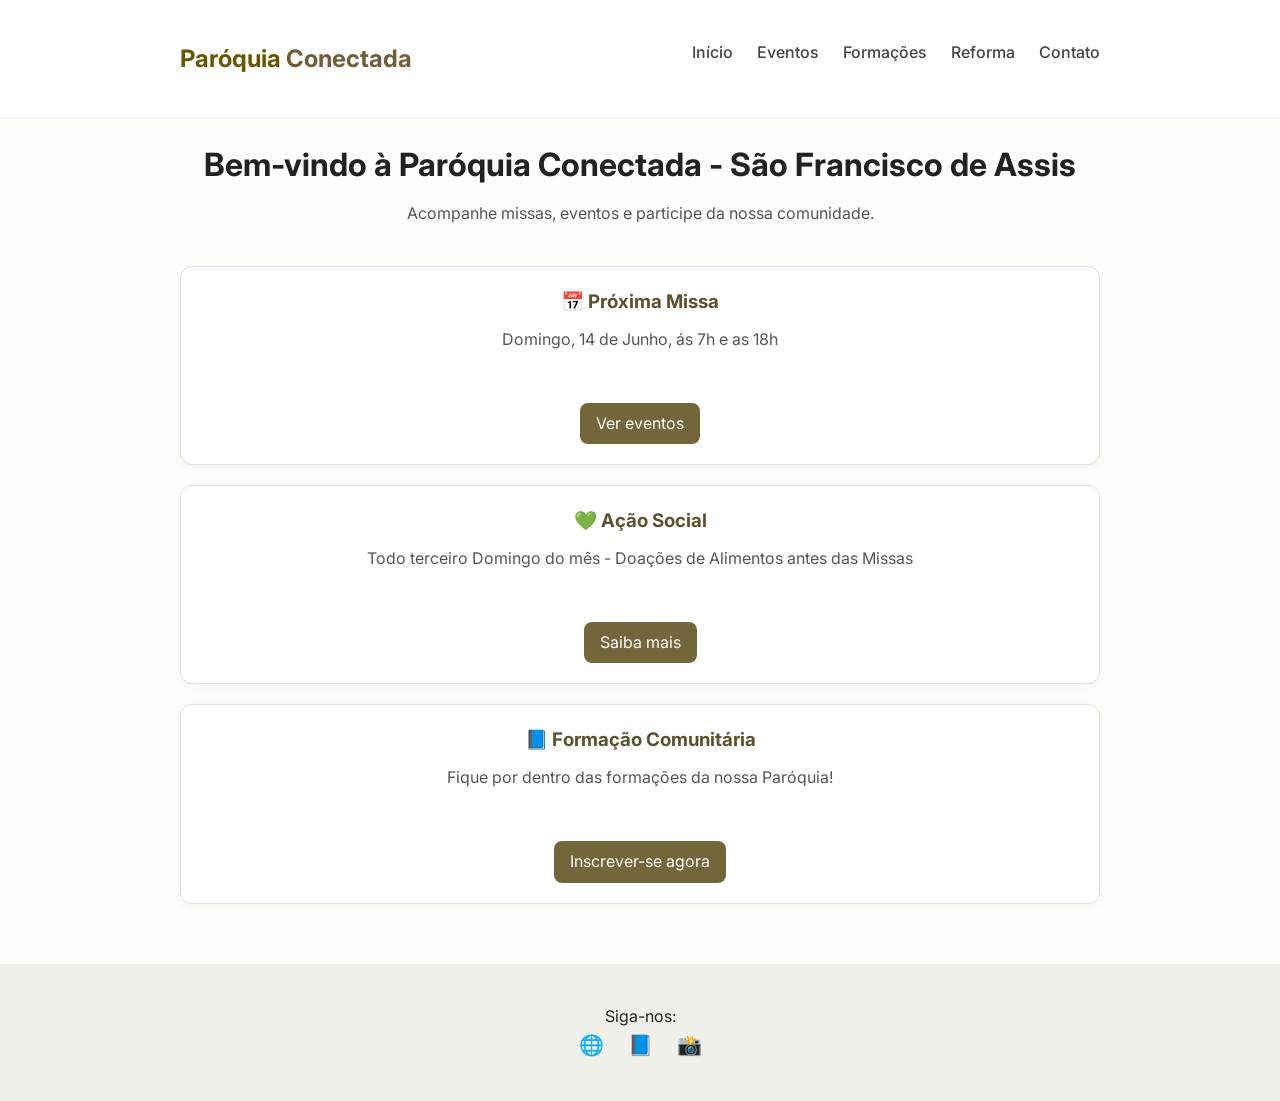
<file: index.html>
<!DOCTYPE html>
<html lang="pt-BR">
<head>
  <meta charset="UTF-8" />
  <meta name="viewport" content="width=device-width, initial-scale=1.0" />
  <title> Paróquia Conectada - Paróquia São Francisco de Assis </title>
  <link rel="stylesheet" href="style.css" />
  <link rel="preconnect" href="https://fonts.googleapis.com">
  <link rel="preconnect" href="https://fonts.gstatic.com" crossorigin>
  <link href="https://fonts.googleapis.com/css2?family=Inter:wght@400;700&display=swap" rel="stylesheet">
</head>
<body>
  <header>
    <div class="container">
      <h1>Paróquia <span>Conectada</span></h1>
      <nav>
        <a href="index.html">Início</a>
        <a href="eventos.html">Eventos</a>
        <a href="#">Formações</a>
        <a href="reforma.html">Reforma</a>
        <a href="#">Contato</a>
      </nav>
    </div>
  </header>

  <main class="container">
    <h2> Bem-vindo à Paróquia Conectada - São Francisco de Assis </h2>
    <p>Acompanhe missas, eventos e participe da nossa comunidade.</p>

    <div class="cards">
      <div class="card">
        <h3>📅 Próxima Missa</h3>
        <p>Domingo, 14 de Junho, ás 7h e as 18h </p>
        <a href="#">Ver eventos</a>
      </div>
      <div class="card">
        <h3>💚 Ação Social</h3>
        <p>Todo terceiro Domingo do mês - Doações de Alimentos antes das Missas</p>
        <a href="#">Saiba mais</a>
      </div>
      <div class="card">
        <h3>📘 Formação Comunitária</h3>
        <p>Fique por dentro das formações da nossa Paróquia!</p>
        <a href="#">Inscrever-se agora</a>
      </div>
    </div>
  </main>

  <footer>
    <div class="container">
      <p>Siga-nos:</p>
      <div class="social">
        <a href="#">🌐</a>
        <a href="#">📘</a>
        <a href="https://www.instagram.com/paroquiasaofranciscocp/">📸</a>
      </div>
    </div>
  </footer>
</body>
</html>
</file>
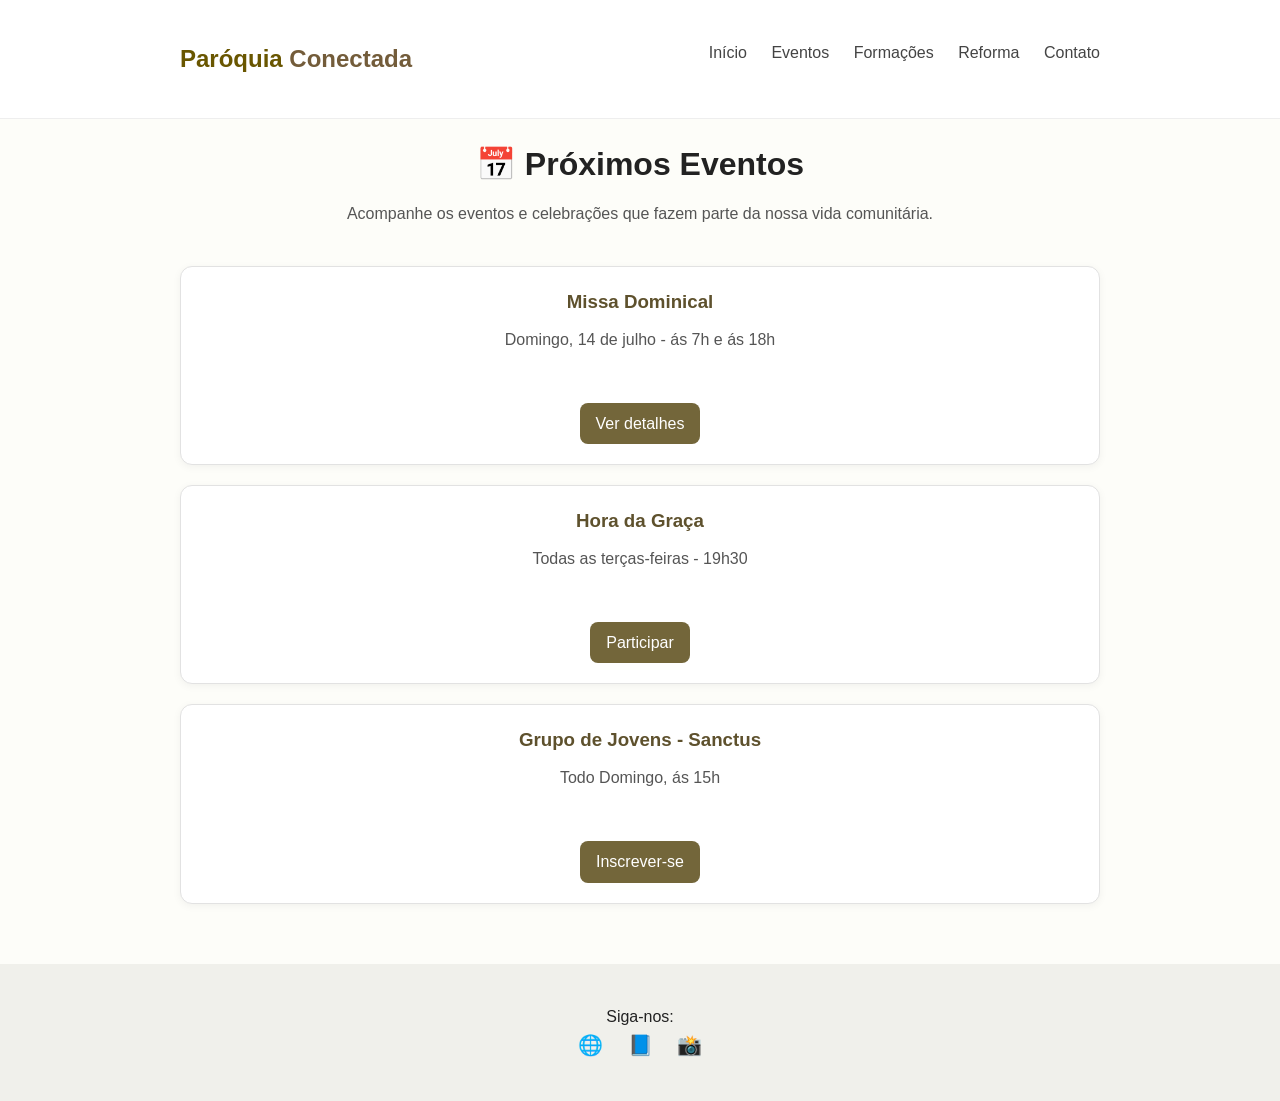
<file: eventos.html>
<!DOCTYPE html>
<html lang="pt-BR">
<head>
  <meta charset="UTF-8" />
  <meta name="viewport" content="width=device-width, initial-scale=1.0"/>
  <title>Eventos | Paróquia Conectada</title>
  <link rel="stylesheet" href="style.css" />
</head>
<body>
  <header>
    <div class="container">
      <h1>Paróquia <span>Conectada</span></h1>
      <nav>
        <a href="index.html">Início</a>
        <a href="eventos.html">Eventos</a>
        <a href="#">Formações</a>
        <a href="reforma.html">Reforma</a>
        <a href="#">Contato</a>
      </nav>
    </div>
  </header>

  <main class="container">
    <h2>📅 Próximos Eventos</h2>
    <p>Acompanhe os eventos e celebrações que fazem parte da nossa vida comunitária.</p>

    <div class="cards">
      <div class="card">
        <h3>Missa Dominical</h3>
        <p>Domingo, 14 de julho - ás 7h e ás 18h </p>
        <a href="#">Ver detalhes</a>
      </div>
      <div class="card">
        <h3> Hora da Graça </h3>
        <p> Todas as terças-feiras - 19h30 </p>
        <a href="#">Participar</a>
      </div>
      <div class="card">
        <h3> Grupo de Jovens - Sanctus </h3>
        <p>Todo Domingo, ás 15h</p>
        <a href="#">Inscrever-se</a>
      </div>
    </div>
  </main>

  <footer>
    <div class="container">
      <p>Siga-nos:</p>
      <div class="social">
        <a href="#">🌐</a>
        <a href="#">📘</a>
        <a href="https://www.instagram.com/paroquiasaofranciscocp/">📸</a>
      </div>
    </div>
  </footer>
</body>
</html>
</file>
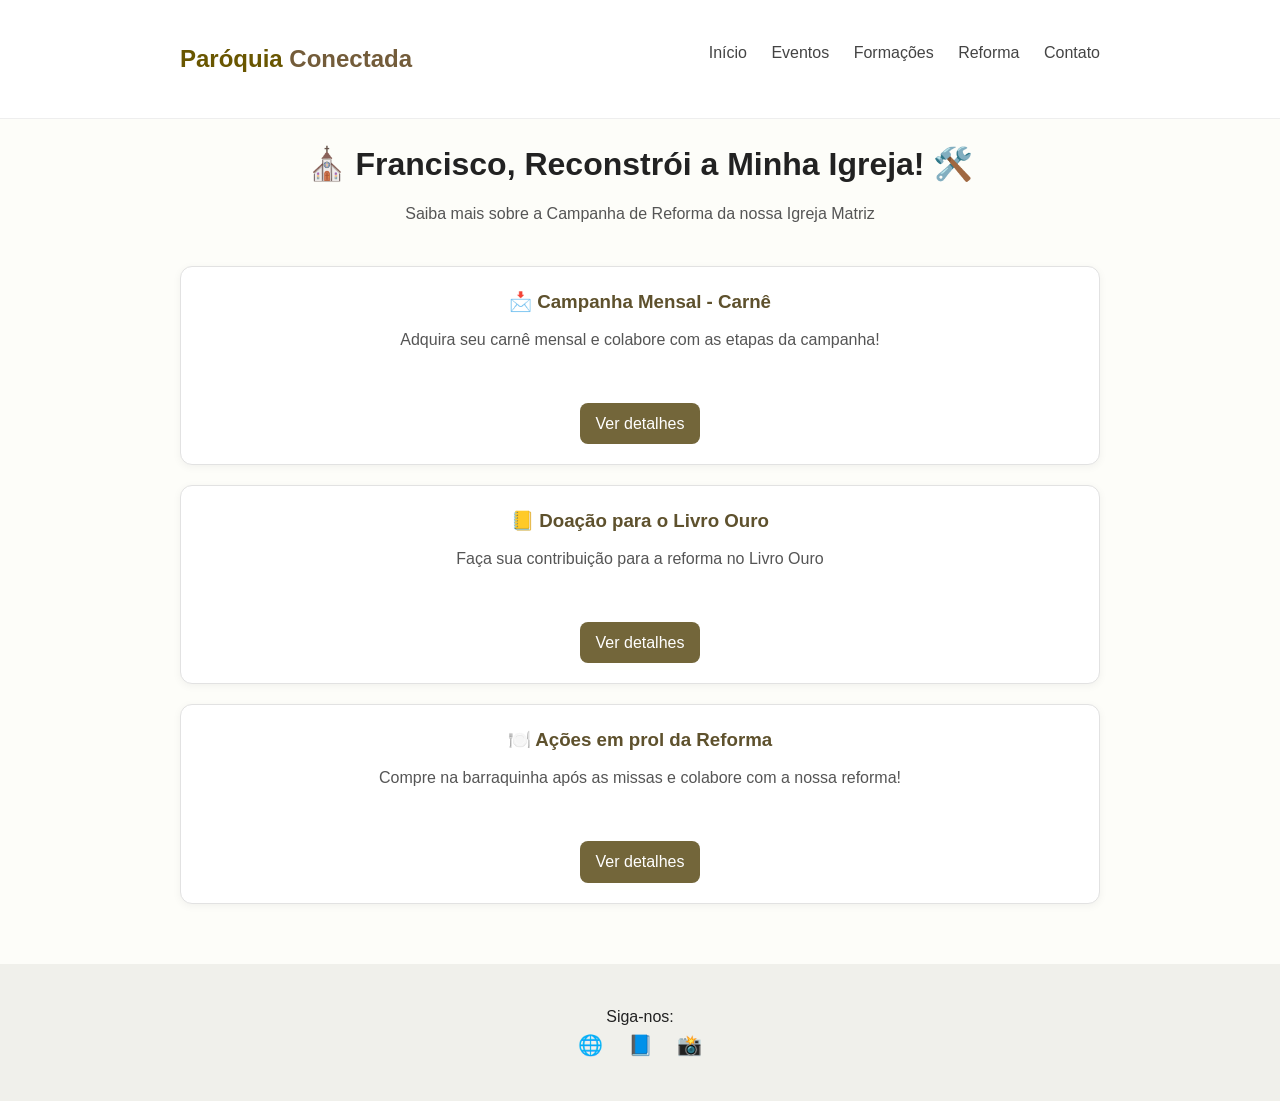
<file: reforma.html>
<!DOCTYPE html>
<html lang="pt-BR">
<head>
  <meta charset="UTF-8" />
  <meta name="viewport" content="width=device-width, initial-scale=1.0"/>
  <title>Reforma | Paróquia Conectada</title>
  <link rel="stylesheet" href="style.css" />
</head>
<body>
  <header>
    <div class="container">
      <h1>Paróquia <span>Conectada</span></h1>
      <nav>
        <a href="index.html">Início</a>
        <a href="eventos.html">Eventos</a>
        <a href="#">Formações</a>
        <a href="reforma.html">Reforma</a>
        <a href="#">Contato</a>
      </nav>
    </div>
  </header>

  <main class="container">
    <h2> ⛪​ Francisco, Reconstrói a Minha Igreja! 🛠️ </h2>
    <p>Saiba mais sobre a Campanha de Reforma da nossa Igreja Matriz</p>

    <div class="cards">
      <div class="card">
        <h3> 📩 Campanha Mensal - Carnê </h3>
        <p>Adquira seu carnê mensal e colabore com as etapas da campanha!</p>
        <a href="#">Ver detalhes</a>
      </div>
      <div class="card">
        <h3> 📒​ Doação para o Livro Ouro </h3>
        <p> Faça sua contribuição para a reforma no Livro Ouro </p>
        <a href="#">Ver detalhes</a>
      </div>
      <div class="card">
        <h3> 🍽️​ Ações em prol da Reforma </h3>
        <p>Compre na barraquinha após as missas e colabore com a nossa reforma!</p>
        <a href="#">Ver detalhes</a>
      </div>
    </div>
  </main>

  <footer>
    <div class="container">
      <p>Siga-nos:</p>
      <div class="social">
        <a href="#">🌐</a>
        <a href="#">📘</a>
        <a href="https://www.instagram.com/paroquiasaofranciscocp/">📸</a>
      </div>
    </div>
  </footer>
</body>
</html>
</file>
<file: style.css>
* {
  margin: 0;
  padding: 0;
  box-sizing: border-box;
}

body {
  font-family: 'Inter', sans-serif;
  background-color: #fdfdf9;
  color: #222;
  line-height: 1.6;
}

.container {
  width: 90%;
  max-width: 960px;
  margin: auto;
  padding: 20px;
}

header {
  background-color: #fff;
  border-bottom: 1px solid #eee;
  padding: 20px 0;
}

header h1 {
  color: #695600;
  font-size: 24px;
  font-weight: 700;
  display: inline-block;
}

header h1 span {
  color: #735c3a;
}

nav {
  float: right;
}

nav a {
  margin-left: 20px;
  text-decoration: none;
  color: #444;
  font-weight: 500;
}

main {
  padding: 40px 0;
  text-align: center;
}

main h2 {
  font-size: 32px;
  margin-bottom: 10px;
}

main p {
  margin-bottom: 40px;
  color: #555;
}

.cards {
  display: grid;
  grid-template-columns: 1fr;
  gap: 20px;
}

.card {
  background-color: #fff;
  border: 1px solid #e2e2e2;
  padding: 20px;
  border-radius: 12px;
  box-shadow: 0 2px 8px rgba(0,0,0,0.05);
}

.card h3 {
  margin-bottom: 10px;
  color: #5e512d;
}

.card a {
  display: inline-block;
  margin-top: 10px;
  background-color: #73663a;
  color: #fff;
  padding: 8px 16px;
  text-decoration: none;
  border-radius: 8px;
  transition: background-color 0.3s;
}

.card a:hover {
  background-color: #5e532d;
}

footer {
  text-align: center;
  padding: 20px 0;
  background-color: #f0f0eb;
  margin-top: 40px;
}

footer .social a {
  margin: 0 10px;
  font-size: 20px;
  text-decoration: none;
}
</file>
